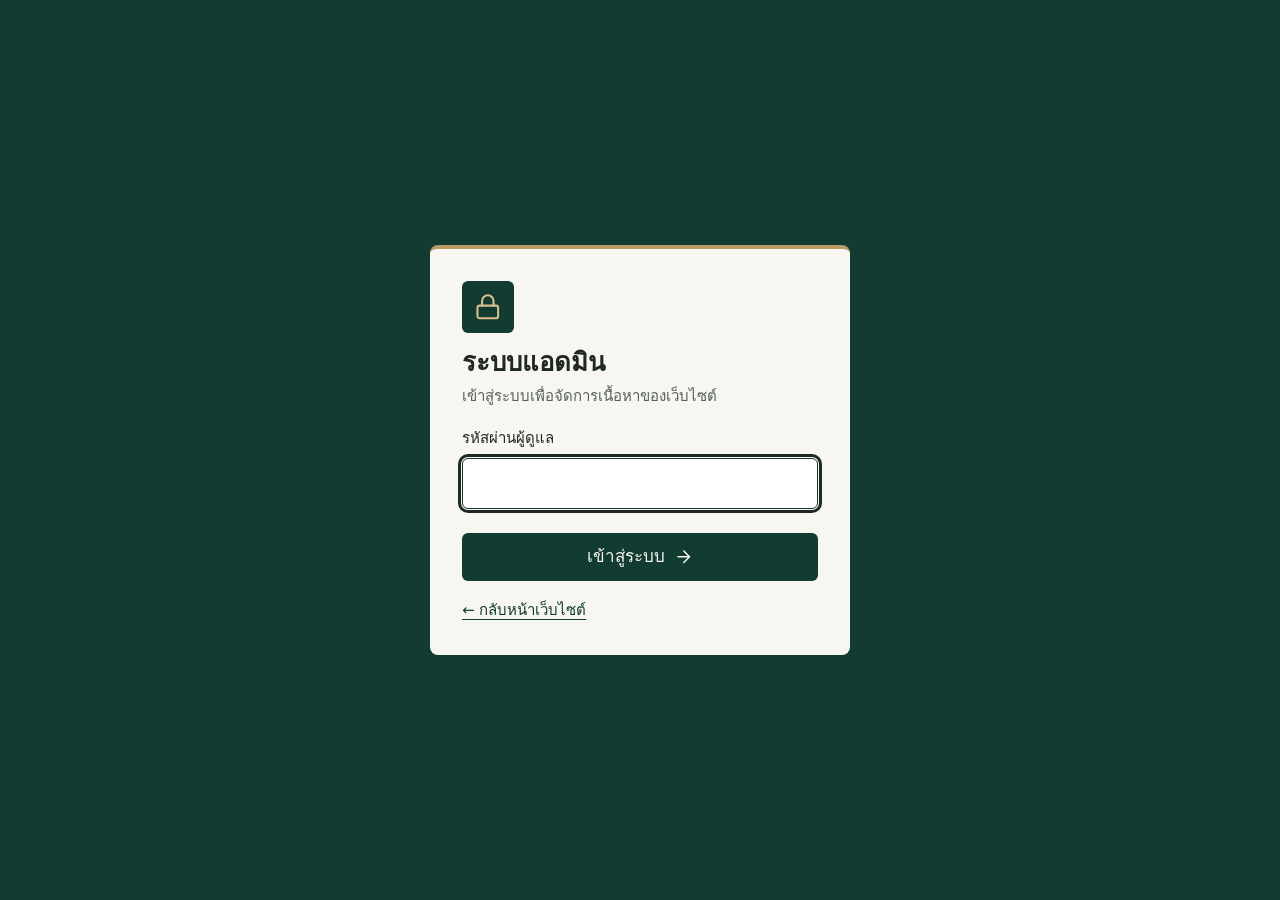
<file: admin.html>
<!doctype html>
<html lang="th">
<head>
  <meta charset="utf-8">
  <meta http-equiv="Content-Security-Policy" content="default-src 'self'; script-src 'self' https://cdnjs.cloudflare.com; style-src 'self' 'unsafe-inline' https://fonts.googleapis.com https://cdnjs.cloudflare.com; font-src https://fonts.gstatic.com; img-src 'self' data: blob: https:; connect-src 'self' https://script.google.com https://script.googleusercontent.com; frame-src https://www.google.com; object-src 'none'; base-uri 'self'; form-action 'self'">
  <meta name="viewport" content="width=device-width, initial-scale=1">
  <meta name="robots" content="noindex, nofollow">
  <title>ระบบแอดมิน</title>
  <link rel="icon" href="data:image/svg+xml,%3Csvg xmlns='http://www.w3.org/2000/svg' viewBox='0 0 100 100'%3E%3Crect width='100' height='100' rx='28' fill='%23123B32'/%3E%3Ctext x='50' y='70' font-size='58' text-anchor='middle'%3E%F0%9F%8C%B1%3C/text%3E%3C/svg%3E">
  <link rel="preconnect" href="https://fonts.googleapis.com">
  <link rel="preconnect" href="https://fonts.gstatic.com" crossorigin>
  <link href="https://fonts.googleapis.com/css2?family=Prompt:wght@400;500;600;700&display=swap" rel="stylesheet">
  <link rel="stylesheet" href="css/style.css?v=20261113c">
  <link rel="stylesheet" href="css/admin.css?v=20261113c">
</head>
<body class="admin">
  <div id="app"></div>
  <script src="js/config.js?v=20261113c"></script>
  <script src="js/data.js?v=20261113c"></script>
  <script src="js/common.js?v=20261113c"></script>
  <script src="js/api.js?v=20261113c"></script>
  <script src="js/qr.js?v=20261113c"></script>
  <script src="js/admin.js?v=20261113c"></script>
</body>
</html>
</file>
<file: css/style.css>
/* ============================================================
   Commu — Civic design system (Phase 1)
   แนวคิด: บรรณาธิการ/สไตล์สวิส ตัวอักษรเป็นพระเอก เส้นบางแทนเงา
   สีหลัก: Deep Forest · Warm Ivory · Charcoal · Muted Sage · Brass (เน้นเล็กน้อย)
   ค่า contrast ที่วัดแล้ว (WCAG): char/ivory 13.9 · ivory/forest 11.4 · sage/forest 5.8
   · char/brass 5.6 · muted/ivory 5.9 · brass-ink/ivory 5.4 · เส้นขอบช่องกรอก/ivory 3.5
   ============================================================ */
:root {
  /* สี */
  --forest: #123B32;
  --forest-2: #1C4E43;
  --ivory: #F7F6F0;
  --ivory-2: #EFEDE3;
  --surface: #FFFFFF;
  --char: #202824;
  --sage: #A8B6A7;
  --brass: #B89A63;
  --brass-light: #D9C08A;   /* ข้อความเน้นบนพื้นเขียวเข้ม */
  --brass-ink: #7A6128;     /* ข้อความเน้นบนพื้นสว่าง */
  --muted: #55625A;
  --on-dark-2: #C9CFC6;     /* ข้อความรองบนพื้นเข้ม */
  --line: #D9D8CC;          /* เส้นแบ่งเนื้อหา */
  --line-strong: #7B857E;   /* ขอบช่องกรอก/ปุ่ม (contrast ≥ 3:1) */
  --danger: #A33A32;
  --focus: #202824;
  /* สถานะ */
  --st-new-bg: #E6EEF5; --st-new: #1F4E79;
  --st-doing-bg: #F6ECD2; --st-doing: #7A5200;
  --st-done-bg: #E1EFE5; --st-done: #1F5F3A;
  /* ตัวอักษร (ฟอนต์ไทย line-height ไม่ต่ำกว่า 1.3) */
  --font: 'Prompt', 'IBM Plex Sans Thai', 'Noto Sans Thai', system-ui, -apple-system, sans-serif;
  --fs-body: 1.0625rem;     /* 17px */
  --fs-sm: .9375rem;        /* 15px */
  --fs-xs: .875rem;         /* 14px = ขนาดต่ำสุดที่ใช้ */
  --fs-h3: 1.25rem;
  --fs-h2: clamp(1.6rem, 3vw, 2.2rem);
  --fs-h1: clamp(2.3rem, 5.2vw, 4rem);
  /* ระยะห่าง 4/8 */
  --s1: .25rem; --s2: .5rem; --s3: .75rem; --s4: 1rem; --s5: 1.5rem; --s6: 2rem; --s7: 3rem; --s8: 4.5rem;
  /* รูปทรง */
  --r: 8px; --r-sm: 6px; --r-xs: 4px;
  --ease: cubic-bezier(.2, .7, .2, 1);
  --nav-h: 72px;
  /* ชื่อเดิมที่ยังใช้ในโค้ดบางจุด (ชี้ไปสีใหม่) */
  --ink: var(--char); --ink2: var(--forest); --paper: var(--ivory); --card: var(--surface);
  --text: var(--char); --teal: var(--forest); --mint: var(--sage); --amber: var(--brass);
}

* { box-sizing: border-box; margin: 0; padding: 0; }
html { scroll-behavior: smooth; -webkit-text-size-adjust: 100%; }
body { font-family: var(--font); background: var(--ivory); color: var(--char); line-height: 1.75; font-size: var(--fs-body); -webkit-font-smoothing: antialiased; overflow-x: hidden; }
body.menu-open { overflow: hidden; }
h1, h2, h3, h4 { line-height: 1.35; font-weight: 600; }
img { max-width: 100%; display: block; }
a { color: inherit; text-decoration: none; }
button, input, select, textarea { font: inherit; color: inherit; }
button { cursor: pointer; background: none; border: 0; }
:focus-visible { outline: 3px solid var(--focus); outline-offset: 2px; border-radius: var(--r-xs); }
.hero :focus-visible, .page-hero :focus-visible, .footer :focus-visible, .side :focus-visible, .login :focus-visible, .lb :focus-visible, .toast :focus-visible { outline-color: var(--ivory); }
.container { width: min(1200px, 100% - 48px); margin-inline: auto; }
.ic { width: 1.15em; height: 1.15em; flex: none; vertical-align: -.2em; }
.sr { position: absolute; width: 1px; height: 1px; overflow: hidden; clip: rect(0 0 0 0); }
.muted { color: var(--muted); }
.skip { position: absolute; left: 12px; top: -60px; z-index: 100; background: var(--forest); color: var(--ivory); padding: .6rem 1rem; border-radius: var(--r-sm); }
.skip:focus { top: 12px; }

/* ---------- ปุ่ม ---------- */
.btn {
  display: inline-flex; align-items: center; justify-content: center; gap: .55rem; min-height: 48px;
  padding: .65rem 1.4rem; border-radius: var(--r-sm); border: 1.5px solid transparent; font-weight: 500; line-height: 1.4;
  transition: background-color .2s, border-color .2s, color .2s;
}
.btn[disabled] { opacity: .55; pointer-events: none; }
.btn-dark, .btn-primary { background: var(--forest); color: var(--ivory); }
.btn-dark:hover, .btn-primary:hover { background: var(--forest-2); }
.btn-accent { background: var(--brass); color: var(--char); }
.btn-accent:hover { background: var(--brass-light); }
.btn-outline { background: var(--surface); border-color: var(--line-strong); color: var(--char); }
.btn-outline:hover { border-color: var(--forest); background: var(--ivory-2); }
.btn-ghost { background: transparent; border-color: rgba(247, 246, 240, .55); color: var(--ivory); }
.btn-ghost:hover { background: rgba(247, 246, 240, .12); border-color: var(--ivory); }
.btn-sm { min-height: 44px; padding: .45rem 1rem; font-size: var(--fs-sm); }
.btn .ic { transition: transform .2s var(--ease); }
.btn:hover .ic:last-child:not(:first-child) { transform: translateX(3px); }
.spin { width: 1.1em; height: 1.1em; border: 2px solid currentColor; border-right-color: transparent; border-radius: 50%; animation: rot .7s linear infinite; }
@keyframes rot { to { transform: rotate(360deg); } }
.link { color: var(--forest); font-weight: 500; text-decoration: underline; text-decoration-color: var(--brass); text-underline-offset: 4px; text-decoration-thickness: 2px; }

/* ---------- แถบเมนูบน ---------- */
.nav { position: sticky; top: 0; z-index: 70; background: var(--ivory); border-bottom: 1px solid var(--line); }
.nav-in { display: flex; align-items: center; justify-content: space-between; gap: var(--s4); height: var(--nav-h); }
.brand { display: flex; align-items: center; min-height: 44px; gap: .7rem; font-weight: 600; font-size: 1.1rem; min-width: 0; }
.brand b { white-space: nowrap; overflow: hidden; text-overflow: ellipsis; max-width: 34vw; }
.brand-mark { width: 38px; height: 38px; border-radius: var(--r-sm); display: grid; place-items: center; flex: none; background: var(--forest); color: var(--brass-light); }
.nav-links { display: flex; gap: .1rem; height: 100%; }
.nav-links a { position: relative; display: flex; align-items: center; padding: 0 .85rem; font-size: var(--fs-sm); color: var(--char); transition: color .2s; }
.nav-links a::after { content: ''; position: absolute; left: .85rem; right: .85rem; bottom: -1px; height: 3px; background: var(--forest); transform: scaleX(0); transition: transform .25s var(--ease); }
.nav-links a:hover::after, .nav-links a.active::after { transform: scaleX(1); }
.nav-links a.active { font-weight: 600; color: var(--forest); }
.nav-right { display: flex; align-items: center; gap: .5rem; }
.burger { display: none; width: 48px; height: 48px; border-radius: var(--r-sm); border: 1.5px solid var(--line-strong); position: relative; }
.burger i { position: absolute; left: 13px; right: 13px; height: 2px; background: var(--char); transition: transform .25s var(--ease), opacity .2s, top .25s var(--ease); }
.burger i:nth-child(1) { top: 16px; } .burger i:nth-child(2) { top: 22px; } .burger i:nth-child(3) { top: 28px; }
body.menu-open .burger i:nth-child(1) { top: 22px; transform: rotate(45deg); }
body.menu-open .burger i:nth-child(2) { opacity: 0; }
body.menu-open .burger i:nth-child(3) { top: 22px; transform: rotate(-45deg); }
.mmenu { position: fixed; inset: var(--nav-h) 0 0 0; z-index: 60; overflow-y: auto; padding: var(--s4) 24px 120px; background: var(--ivory); opacity: 0; visibility: hidden; transition: opacity .2s, visibility .2s; }
body.menu-open .mmenu { opacity: 1; visibility: visible; }
.mmenu a { display: flex; align-items: center; gap: .9rem; min-height: 56px; padding: .4rem 0; font-size: 1.2rem; font-weight: 500; border-bottom: 1px solid var(--line); }
.mmenu a .ic { color: var(--brass-ink); }
.mmenu a.active { color: var(--forest); font-weight: 600; }

/* แถบทางลัดล่างบนมือถือ: ปุ่มแจ้งปัญหาเข้าถึงได้ทุกหน้า */
.dock { display: none; position: fixed; inset: auto 0 0 0; z-index: 65; gap: .6rem; padding: .6rem 16px calc(.6rem + env(safe-area-inset-bottom)); background: var(--ivory); border-top: 1px solid var(--line-strong); }
.dock .btn { flex: 1; }
body.menu-open .dock, body.no-dock .dock { display: none !important; }

/* ---------- ฮีโร่หน้าแรก ---------- */
.hero { position: relative; overflow: hidden; isolation: isolate; color: var(--ivory); background: var(--forest); padding: var(--s8) 0; border-bottom: 4px solid var(--brass); }
.hero-photo { position: absolute; inset: 0; z-index: -1; background-size: cover; background-position: center; }
.hero-photo::after { content: ''; position: absolute; inset: 0; background: rgba(18, 59, 50, .84); }
.hero-grid { display: grid; grid-template-columns: 7fr 5fr; gap: var(--s7); align-items: center; }
.eyebrow { display: inline-flex; align-items: center; gap: .7rem; font-size: var(--fs-sm); font-weight: 500; color: var(--brass-ink); }
.eyebrow::before { content: ''; width: 28px; height: 2px; background: currentColor; }
.hero .eyebrow, .page-hero .eyebrow { color: var(--brass-light); }
.hero h1 { font-size: var(--fs-h1); line-height: 1.25; font-weight: 600; margin: var(--s4) 0 var(--s4); letter-spacing: -.01em; }
.hero h1 .line { display: block; }
.hero h1 .line:nth-child(2) { color: var(--brass-light); }
.hero-sub { font-size: 1.15rem; max-width: 34em; color: var(--on-dark-2); }
.hero-cta { display: flex; flex-wrap: wrap; gap: .8rem; margin-top: var(--s5); }
.hero-note { display: flex; align-items: flex-start; gap: .6rem; margin-top: var(--s5); max-width: 34em; font-size: var(--fs-sm); color: var(--on-dark-2); }
.hero-note .ic { color: var(--brass-light); margin-top: .2rem; }

/* บริการที่ใช้บ่อย (อยู่ในฮีโร่ เข้าถึงได้ทันที) */
.qs-panel { background: var(--ivory); color: var(--char); border-radius: var(--r); overflow: hidden; }
.qs-head { padding: 1rem 1.4rem; font-size: var(--fs-sm); font-weight: 600; border-bottom: 1px solid var(--line); }
.qs { display: grid; grid-template-columns: 2.2rem 1fr 1.4rem; gap: .9rem; align-items: center; min-height: 80px; padding: 1rem 1.4rem; border-bottom: 1px solid var(--line); border-left: 4px solid transparent; transition: background-color .2s, border-color .2s; }
.qs:last-child { border-bottom: 0; }
.qs:hover { background: var(--ivory-2); border-left-color: var(--forest); }
.qs.main { border-left-color: var(--brass); background: var(--surface); }
.qs.main:hover { border-left-color: var(--forest); background: var(--ivory-2); }
.qs-n { font-size: var(--fs-sm); font-weight: 600; color: var(--brass-ink); font-variant-numeric: tabular-nums; }
.qs b { display: block; font-size: 1.1rem; font-weight: 600; line-height: 1.4; }
.qs small { display: block; color: var(--muted); font-size: var(--fs-sm); line-height: 1.5; }
.qs .ic { color: var(--forest); transition: transform .2s var(--ease); }
.qs:hover .ic { transform: translateX(3px); }

/* ---------- หัวหน้าย่อย ---------- */
.page-hero { color: var(--ivory); background: var(--forest); padding: var(--s7) 0 var(--s6); border-bottom: 4px solid var(--brass); }
.page-hero h1 { font-size: clamp(1.9rem, 4.2vw, 3rem); line-height: 1.3; margin: var(--s3) 0 var(--s2); }
.page-hero p { color: var(--on-dark-2); max-width: 38em; }
.back-link { display: inline-flex; align-items: center; gap: .5rem; min-height: 44px; color: var(--brass-light); font-size: var(--fs-sm); }
.back-link .ic { transition: transform .2s var(--ease); }
.back-link:hover .ic { transform: translateX(-3px); }

/* ---------- เนื้อหา ---------- */
main { min-height: 60vh; }
#view { transition: opacity .15s; }
#view.leaving { opacity: 0; }
#view.entering { animation: vin .35s var(--ease); }
@keyframes vin { from { opacity: 0; transform: translateY(8px); } }
.section { padding: var(--s8) 0 0; }
.section:last-of-type { padding-bottom: var(--s8); }
.sec-head { display: flex; justify-content: space-between; align-items: flex-end; gap: var(--s4); flex-wrap: wrap; margin-bottom: var(--s6); padding-top: var(--s4); border-top: 2px solid var(--char); }
.sec-head h2 { font-size: var(--fs-h2); margin-top: .2rem; }
.sec-head p { color: var(--muted); max-width: 34em; }
.reveal { opacity: 0; transform: translateY(10px); transition: opacity .5s var(--ease), transform .5s var(--ease); transition-delay: var(--rd, 0s); }
.reveal.in { opacity: 1; transform: none; }
.grid { display: grid; gap: var(--s5); }
.g2 { grid-template-columns: repeat(2, 1fr); } .g3 { grid-template-columns: repeat(3, 1fr); } .g4 { grid-template-columns: repeat(4, 1fr); }

/* ตัวเลขชุมชน (แสดงเฉพาะค่าที่มีจริง) */
.figures { display: grid; grid-template-columns: repeat(auto-fit, minmax(200px, 1fr)); gap: 0; border-top: 1px solid var(--line); }
.fig { padding: var(--s5) var(--s5) var(--s5) 0; border-bottom: 1px solid var(--line); }
.fig b { display: block; font-size: clamp(2.2rem, 4.4vw, 3.3rem); line-height: 1.2; font-weight: 600; color: var(--forest); font-variant-numeric: tabular-nums; }
.fig span { color: var(--muted); font-size: var(--fs-sm); }

/* การ์ดข่าว/โครงการ: ข้อความนำ ภาพใช้เฉพาะภาพจริง */
.card { display: flex; flex-direction: column; background: var(--surface); border: 1px solid var(--line); border-radius: var(--r); overflow: hidden; transition: border-color .2s; }
.card:hover { border-color: var(--forest); }
.card:hover h3 { text-decoration: underline; text-decoration-color: var(--brass); text-decoration-thickness: 2px; text-underline-offset: 4px; }
.thumb { position: relative; aspect-ratio: 16 / 10; overflow: hidden; background: var(--ivory-2); }
.thumb img { width: 100%; height: 100%; object-fit: cover; }
.ph { position: absolute; inset: 0; display: grid; place-items: center; color: var(--muted); font-size: 2.2rem; background: var(--ivory-2); }
.tone1 { background: #E7E9DD; } .tone2 { background: #E1E7E0; } .tone3 { background: #EBE5D3; }
.card-b { display: flex; flex-direction: column; gap: .55rem; padding: var(--s5); flex: 1; }
.meta { display: flex; flex-wrap: wrap; align-items: center; gap: .4rem .9rem; font-size: var(--fs-xs); color: var(--muted); }
.meta .ic { margin-right: .25rem; }
.tag { display: inline-block; padding: .05rem .65rem; border: 1px solid var(--line-strong); border-radius: var(--r-xs); font-size: var(--fs-xs); font-weight: 500; color: var(--char); background: var(--ivory); }
.card h3 { font-size: var(--fs-h3); line-height: 1.45; display: -webkit-box; -webkit-line-clamp: 2; -webkit-box-orient: vertical; overflow: hidden; }
.card p.sum { color: var(--muted); font-size: var(--fs-sm); line-height: 1.7; display: -webkit-box; -webkit-line-clamp: 3; -webkit-box-orient: vertical; overflow: hidden; }
.card .facts { display: flex; flex-wrap: wrap; gap: .3rem 1rem; font-size: var(--fs-xs); color: var(--muted); }
.badge { display: inline-flex; align-items: center; gap: .45rem; padding: .05rem .7rem; border-radius: var(--r-xs); font-size: var(--fs-xs); font-weight: 600; }
.badge::before { content: ''; width: 8px; height: 8px; border-radius: 50%; background: currentColor; }
.s-new { background: var(--st-new-bg); color: var(--st-new); }
.s-doing { background: var(--st-doing-bg); color: var(--st-doing); }
.s-done { background: var(--st-done-bg); color: var(--st-done); }
.bar { height: 8px; border-radius: 2px; background: #E4E2D6; overflow: hidden; }
.bar i { display: block; height: 100%; width: 0; background: var(--forest); transition: width .8s .1s var(--ease); }
.in .bar i, .bar.in i { width: calc(var(--p) * 1%); }
.pr-row { display: flex; justify-content: space-between; font-size: var(--fs-xs); color: var(--muted); margin-bottom: .35rem; }
.pr-row b { color: var(--char); }

/* ตัวกรอง */
.filters { display: flex; flex-wrap: wrap; gap: .5rem; margin-bottom: var(--s5); }
.chip { min-height: 44px; padding: .4rem 1.1rem; border-radius: var(--r-sm); border: 1.5px solid var(--line-strong); background: var(--surface); font-size: var(--fs-sm); transition: background-color .2s, border-color .2s, color .2s; }
.chip:hover { border-color: var(--forest); background: var(--ivory-2); }
.chip.on { background: var(--forest); border-color: var(--forest); color: var(--ivory); }
.empty { text-align: center; padding: var(--s7) var(--s4); color: var(--muted); border: 1.5px dashed var(--line-strong); border-radius: var(--r); background: var(--surface); }
.empty .ic { font-size: 2rem; color: var(--brass-ink); margin-bottom: .5rem; }

/* แถบเลขติดตาม */
.cta { display: grid; grid-template-columns: 1.1fr 1fr; gap: var(--s6); align-items: center; padding: clamp(1.5rem, 4vw, 2.5rem); background: var(--ivory-2); border: 1px solid var(--line); border-left: 4px solid var(--brass); border-radius: var(--r); }
.cta h2 { font-size: clamp(1.4rem, 2.8vw, 1.9rem); line-height: 1.4; }
.cta p { color: var(--muted); margin-top: .4rem; }
.trk { display: flex; gap: .6rem; }
.trk input { flex: 1; min-width: 0; min-height: 48px; padding: .5rem 1rem; border: 1.5px solid var(--line-strong); border-radius: var(--r-sm); background: var(--surface); text-transform: uppercase; letter-spacing: .06em; }
.trk input::placeholder { color: var(--muted); text-transform: none; letter-spacing: 0; }
.trk input:focus { border-color: var(--forest); outline: 3px solid var(--focus); outline-offset: 1px; }

/* เกี่ยวกับ */
.about { display: grid; grid-template-columns: 7fr 5fr; gap: var(--s7); align-items: start; }
.about.solo { grid-template-columns: 1fr; }
.about h2 { font-size: var(--fs-h2); margin: .3rem 0 var(--s3); }
.about-text p { color: var(--muted); margin-top: .8rem; max-width: 40em; }
.about-text .btn { margin-top: var(--s5); }

/* หน้ารายละเอียด */
.article { max-width: 780px; margin: var(--s6) auto 0; }
.art-img { border-radius: var(--r); overflow: hidden; aspect-ratio: 16 / 9; background: var(--ivory-2); }
.art-img img { width: 100%; height: 100%; object-fit: cover; }
.art-body { background: var(--surface); border: 1px solid var(--line); border-radius: var(--r); padding: clamp(1.3rem, 4vw, 2.4rem); margin-top: var(--s4); }
.art-body p { margin-bottom: 1rem; }
.art-body p:last-child { margin-bottom: 0; }
.kv { display: grid; grid-template-columns: repeat(auto-fit, minmax(190px, 1fr)); gap: 0; margin: var(--s5) 0; border-top: 1px solid var(--line); }
.kv div { padding: var(--s3) var(--s4) var(--s3) 0; border-bottom: 1px solid var(--line); }
.kv small { display: block; color: var(--muted); font-size: var(--fs-xs); }
.kv b { font-weight: 600; }

/* ฟอร์ม */
.form-wrap { max-width: 820px; margin: var(--s6) auto 0; }
.panel { background: var(--surface); border: 1px solid var(--line); border-radius: var(--r); padding: clamp(1.3rem, 4vw, 2.4rem); }
.fgrid { display: grid; grid-template-columns: 1fr 1fr; gap: var(--s4) var(--s5); }
.field { display: flex; flex-direction: column; gap: .4rem; }
.field.full { grid-column: 1 / -1; }
.field label { font-weight: 500; font-size: var(--fs-sm); }
.field label em { color: var(--danger); font-style: normal; }
.field small { color: var(--muted); font-size: var(--fs-xs); }
.field .err { color: var(--danger); font-size: var(--fs-xs); font-weight: 500; display: flex; gap: .4rem; align-items: center; }
.input, .field input[type=text], .field input[type=tel], .field input[type=url], .field input[type=number], .field input[type=date], .field input[type=password], .field input[type=email], .field select, .field textarea {
  width: 100%; min-height: 48px; padding: .6rem .9rem; border-radius: var(--r-sm); border: 1.5px solid var(--line-strong); background: var(--surface); transition: border-color .2s;
}
.field textarea { min-height: 140px; resize: vertical; }
.field input:focus, .field select:focus, .field textarea:focus { border-color: var(--forest); outline: 3px solid var(--focus); outline-offset: 1px; }
.field.bad input, .field.bad select, .field.bad textarea { border-color: var(--danger); border-width: 2px; }
.hp { position: absolute; left: -9999px; width: 1px; height: 1px; overflow: hidden; }
.upload { display: flex; align-items: center; gap: var(--s4); flex-wrap: wrap; }
.upload-prev { position: relative; width: 96px; height: 96px; border-radius: var(--r-sm); overflow: hidden; border: 1px solid var(--line); }
.upload-prev img { width: 100%; height: 100%; object-fit: cover; }
.upload-prev button { position: absolute; top: 4px; right: 4px; width: 32px; height: 32px; border-radius: var(--r-xs); background: var(--char); color: var(--ivory); display: grid; place-items: center; }
.consent { display: flex; gap: .8rem; align-items: flex-start; padding: var(--s4); border-radius: var(--r-sm); background: var(--ivory-2); border: 1px solid var(--line); font-size: var(--fs-sm); }
.consent input { width: 24px; height: 24px; margin-top: .15rem; accent-color: var(--forest); flex: none; }
.loc-ok { color: var(--st-done); font-size: var(--fs-sm); font-weight: 500; display: inline-flex; align-items: center; gap: .35rem; }
.done-card { text-align: center; padding: var(--s4) .5rem; }
.check-anim { width: 80px; height: 80px; margin: 0 auto var(--s4); }
.check-anim circle { fill: none; stroke: var(--forest); stroke-width: 4; stroke-dasharray: 1; stroke-dashoffset: 1; animation: draw .6s var(--ease) forwards; }
.check-anim path { fill: none; stroke: var(--forest); stroke-width: 5; stroke-linecap: round; stroke-linejoin: round; stroke-dasharray: 1; stroke-dashoffset: 1; animation: draw .4s .5s var(--ease) forwards; }
@keyframes draw { to { stroke-dashoffset: 0; } }
.code-box { display: inline-flex; align-items: center; gap: .8rem; margin: var(--s4) 0; padding: .7rem 1.2rem; border-radius: var(--r-sm); background: var(--forest); color: var(--ivory); font-size: 1.6rem; font-weight: 600; letter-spacing: .08em; }
.code-box button { color: var(--ivory); min-width: 44px; min-height: 44px; font-size: 1.1rem; }

/* ติดตามสถานะ (ลำดับขั้น) */
.note { padding: var(--s4); border-radius: var(--r-sm); background: var(--ivory-2); border-left: 4px solid var(--brass); margin-top: var(--s4); }
.note small { display: block; color: var(--brass-ink); font-weight: 600; }
.recent { display: flex; flex-wrap: wrap; gap: .5rem; margin-top: .6rem; }
.code { font-weight: 600; letter-spacing: .06em; color: var(--forest); }

/* ติดต่อ */
.contact-grid { display: grid; grid-template-columns: repeat(auto-fit, minmax(260px, 1fr)); gap: var(--s4); }
.cinfo { display: flex; gap: var(--s4); align-items: flex-start; padding: var(--s5); background: var(--surface); border: 1px solid var(--line); border-radius: var(--r); transition: border-color .2s; }
a.cinfo:hover { border-color: var(--forest); }
.svc-ic { flex: none; width: 44px; height: 44px; border-radius: var(--r-sm); display: grid; place-items: center; font-size: 1.3rem; background: var(--ivory-2); color: var(--forest); }
.cinfo small { color: var(--muted); display: block; font-size: var(--fs-xs); }
.cinfo b { font-weight: 500; word-break: break-word; }
.map { margin-top: var(--s5); border-radius: var(--r); overflow: hidden; border: 1px solid var(--line); }
.map iframe { width: 100%; height: 380px; border: 0; display: block; }

/* โครงระหว่างโหลด */
.sk { background: #E4E2D6; border-radius: var(--r); animation: pulse 1.4s ease-in-out infinite; }
@keyframes pulse { 50% { opacity: .55; } }

/* ท้ายเว็บ */
.footer { background: var(--char); color: var(--on-dark-2); padding: var(--s7) 0 var(--s5); }
.f-grid { display: grid; grid-template-columns: 1.4fr 1fr 1fr; gap: var(--s6); }
.footer h4 { color: var(--ivory); margin-bottom: .6rem; font-size: 1rem; }
.footer a { display: block; padding: .4rem 0; min-height: 44px; color: var(--ivory); transition: color .2s; }
.footer a:hover { color: var(--brass-light); text-decoration: underline; text-underline-offset: 4px; }
.footer .brand { color: var(--ivory); margin-bottom: .8rem; }
.footer .brand-mark { background: var(--brass); color: var(--char); }
.footer p { font-size: var(--fs-sm); }
.f-bottom { margin-top: var(--s6); padding-top: var(--s4); border-top: 1px solid rgba(247, 246, 240, .18); display: flex; justify-content: space-between; flex-wrap: wrap; gap: .6rem; font-size: var(--fs-xs); color: #B7C0B5; }
.f-bottom a { display: inline-block; padding: .4rem 0; min-height: 44px; color: #B7C0B5; }
.social { display: flex; gap: .6rem; margin-top: .8rem; }
.social a { width: 44px; height: 44px; border-radius: var(--r-sm); display: grid; place-items: center; border: 1px solid rgba(247, 246, 240, .35); padding: 0; min-height: 0; }
.social a:hover { background: var(--brass); color: var(--char); border-color: var(--brass); text-decoration: none; }

/* แจ้งเตือน */
#toasts { position: fixed; z-index: 200; right: 18px; bottom: 18px; display: flex; flex-direction: column; gap: .6rem; align-items: flex-end; }
.toast { display: flex; align-items: center; gap: .7rem; max-width: min(400px, calc(100vw - 36px)); padding: .85rem 1.2rem; border-radius: var(--r-sm); border-left: 4px solid var(--brass); background: var(--char); color: var(--ivory); transform: translateY(12px); opacity: 0; transition: transform .3s var(--ease), opacity .25s; }
.toast.show { transform: none; opacity: 1; }
.toast .ic { color: var(--brass-light); font-size: 1.3rem; }
.toast.err { background: #6E2620; border-left-color: #F0B4AC; } .toast.err .ic { color: #F0B4AC; }

/* ค้นหา + แชร์ */
.tools { display: flex; flex-wrap: wrap; gap: var(--s4); align-items: flex-start; justify-content: space-between; margin-bottom: var(--s5); }
.tools .filters { margin: 0; flex: 1 1 320px; }
.search { position: relative; flex: 0 1 300px; min-width: 220px; width: 100%; max-width: 380px; }
.search .ic { position: absolute; left: 14px; top: 50%; transform: translateY(-50%); color: var(--muted); }
.search input { width: 100%; min-height: 48px; padding: .5rem 1rem .5rem 2.7rem; border-radius: var(--r-sm); border: 1.5px solid var(--line-strong); background: var(--surface); }
.search input:focus { border-color: var(--forest); outline: 3px solid var(--focus); outline-offset: 1px; }
.share { display: flex; flex-wrap: wrap; align-items: center; gap: .6rem; margin-top: var(--s5); padding-top: var(--s4); border-top: 1px solid var(--line); }
.share span { color: var(--muted); font-size: var(--fs-sm); margin-right: .3rem; }

/* แกลเลอรี่ + ดูภาพขยาย (แสดงเฉพาะภาพจริง) */
.gallery { display: grid; grid-template-columns: repeat(auto-fill, minmax(260px, 1fr)); gap: var(--s4); }
.gl { position: relative; aspect-ratio: 4 / 3; border-radius: var(--r); overflow: hidden; background: var(--ivory-2); text-align: left; }
.gl img { width: 100%; height: 100%; object-fit: cover; transition: transform .5s var(--ease); }
.gl:hover img { transform: scale(1.03); }
.gl-cap { position: absolute; inset: auto 0 0 0; padding: .7rem 1rem; color: var(--ivory); display: flex; flex-direction: column; background: rgba(32, 40, 36, .88); }
.gl-cap small { color: var(--brass-light); font-size: var(--fs-xs); }
.lb { position: fixed; inset: 0; z-index: 150; display: grid; place-items: center; padding: 64px 16px; background: rgba(24, 30, 27, .97); opacity: 0; transition: opacity .2s; }
.lb.in { opacity: 1; } .lb.out { opacity: 0; }
.lb-fig { max-width: min(1000px, 100%); max-height: 100%; display: flex; flex-direction: column; align-items: center; gap: .9rem; color: var(--ivory); text-align: center; }
.lb-fig.swap { animation: vin .3s var(--ease); }
.lb-fig img { max-width: 100%; max-height: calc(100vh - 220px); border-radius: var(--r-sm); object-fit: contain; }
.lb-ph { position: relative; inset: auto; width: min(640px, 86vw); aspect-ratio: 4 / 3; border-radius: var(--r-sm); overflow: hidden; }
.lb-fig figcaption { display: flex; flex-direction: column; gap: .2rem; max-width: 640px; }
.lb-fig figcaption span, .lb-fig figcaption small { color: var(--on-dark-2); font-size: var(--fs-sm); }
.lb-fig figcaption p { color: var(--ivory); margin-top: .3rem; }
.lb-x, .lb-n { position: absolute; width: 48px; height: 48px; border-radius: var(--r-sm); display: grid; place-items: center; background: rgba(247, 246, 240, .14); color: var(--ivory); font-size: 1.2rem; transition: background-color .2s; }
.lb-x:hover, .lb-n:hover { background: var(--brass); color: var(--char); }
.lb-x { top: 12px; right: 12px; } .lb-prev { left: 12px; top: 50%; margin-top: -24px; } .lb-next { right: 12px; top: 50%; margin-top: -24px; }

/* หน้าเกี่ยวกับชุมชน */
.ab-story { display: grid; gap: var(--s6); }
.ab-story.has-img { grid-template-columns: 1.2fr 1fr; align-items: start; }
.ab-story p { color: var(--muted); margin-bottom: 1rem; max-width: 42em; }
.ab-img { width: 100%; border-radius: var(--r); aspect-ratio: 4 / 3; object-fit: cover; }
.ab-vm { display: grid; grid-template-columns: repeat(auto-fit, minmax(280px, 1fr)); gap: var(--s5); margin-top: var(--s6); }
.ab-card { padding: var(--s5); border-radius: var(--r); background: var(--surface); border: 1px solid var(--line); border-top: 4px solid var(--forest); }
.ab-card > svg { width: 28px; height: 28px; color: var(--brass-ink); margin-bottom: .5rem; }
.ab-card h3 { margin-bottom: .4rem; }
.ab-card ul { padding-left: 1.2rem; }
.ab-card li { margin: .3rem 0; }
.ab-h { margin: var(--s7) 0 var(--s4); padding-top: var(--s4); border-top: 2px solid var(--char); font-size: var(--fs-h2); }
.team { display: grid; grid-template-columns: repeat(auto-fill, minmax(210px, 1fr)); gap: var(--s4); }
.team-card { display: flex; flex-direction: column; gap: .15rem; padding: var(--s5); border-radius: var(--r); background: var(--surface); border: 1px solid var(--line); }
.team-card .avatar { width: 56px; height: 56px; border-radius: var(--r-sm); display: grid; place-items: center; font-size: 1.5rem; font-weight: 600; color: var(--ivory); background: var(--forest); margin-bottom: .6rem; }
.team-card small { color: var(--muted); font-size: var(--fs-sm); }

/* ---------- มือถือ/แท็บเล็ต ---------- */
@media (max-width: 960px) {
  .nav-links, .nav-cta { display: none; }
  .burger { display: block; }
  .hero-grid, .about, .cta, .f-grid { grid-template-columns: 1fr; }
  .hero { padding: var(--s7) 0; }
  .g4, .g3 { grid-template-columns: repeat(2, 1fr); }
  .dock { display: flex; }
  body { padding-bottom: 76px; }
  #toasts { bottom: 88px; }
}
@media (max-width: 640px) {
  :root { --s8: 3.25rem; }
  .container { width: min(1200px, 100% - 32px); }
  .g2, .g3, .g4, .fgrid { grid-template-columns: 1fr; }
  .trk { flex-direction: column; }
  .brand b { max-width: 52vw; }
  .ab-story.has-img { grid-template-columns: 1fr; }
  .lb-prev { left: 8px; top: auto; bottom: 14px; margin: 0; } .lb-next { right: 8px; top: auto; bottom: 14px; margin: 0; }
}

/* ผู้ที่ตั้งค่าลดการเคลื่อนไหวจะไม่เห็นอนิเมชั่น */
@media (prefers-reduced-motion: reduce) {
  *, *::before, *::after { animation-duration: .001ms !important; animation-iteration-count: 1 !important; transition-duration: .001ms !important; transition-delay: 0s !important; scroll-behavior: auto !important; }
  .reveal { opacity: 1; transform: none; }
}

/* ---------- Phase 2: ฟอร์ม สถานะ และไทม์ไลน์ ---------- */
.vh { position: absolute; width: 1px; height: 1px; overflow: hidden; clip: rect(0 0 0 0); white-space: nowrap; }
#view:focus, h1[tabindex="-1"]:focus, #ok-h:focus { outline: none; }
.callout { display: flex; gap: var(--s3); align-items: flex-start; padding: var(--s4); margin-bottom: var(--s4); border-radius: var(--r-sm); background: var(--ivory-2); border: 1px solid var(--line-strong); border-left: 4px solid var(--brass); font-size: var(--fs-sm); }
.callout > .ic { flex: none; font-size: 1.3rem; color: var(--brass-ink); margin-top: .1rem; }
.callout p { margin: 0; } .callout p + p { margin-top: .25rem; }
.callout a { font-weight: 600; color: var(--forest); text-decoration: underline; text-underline-offset: 3px; }
.callout .btn { margin-top: .7rem; }
.callout.err { background: #FBEDEA; border-left-color: var(--danger); } .callout.err > .ic { color: var(--danger); }
.alert { padding: .8rem 1rem; margin-bottom: var(--s4); border-radius: var(--r-sm); background: #FBEDEA; border: 1px solid var(--danger); border-left-width: 4px; color: #7A241B; font-size: var(--fs-sm); font-weight: 500; }
.alert[hidden], .field .err[hidden] { display: none; }
.alert:focus-visible { outline: 3px solid var(--focus); outline-offset: 2px; }
.field .err .ic { flex: none; }
.hint-row { display: flex; justify-content: space-between; gap: var(--s4); }
.counter { font-variant-numeric: tabular-nums; white-space: nowrap; }
.lbl { font-weight: 500; font-size: var(--fs-sm); }
.link-btn { min-height: 44px; padding: 0 .5rem; color: var(--forest); font-size: var(--fs-sm); font-weight: 500; text-decoration: underline; text-underline-offset: 3px; }
.geo-err { color: var(--danger); font-size: var(--fs-sm); }
.privacy { margin: 0; padding: var(--s4); border-radius: var(--r-sm); background: var(--ivory); border: 1px solid var(--line-strong); font-size: var(--fs-sm); display: grid; grid-template-columns: max-content 1fr; gap: .4rem var(--s4); }
.privacy dt { font-weight: 600; color: var(--forest); } .privacy dd { margin: 0; }
.field.bad .consent { border-color: var(--danger); }
.count { min-height: 1.5em; margin: calc(var(--s2) * -1) 0 var(--s4); color: var(--muted); font-size: var(--fs-sm); }
.trk-h { font-size: 1.15rem; margin: .6rem 0 0; }
.trk-st { margin: .5rem 0 var(--s5); }
.tl { list-style: none; margin: 0; padding: 0; }
.tl-i { position: relative; display: flex; gap: var(--s4); padding-bottom: var(--s5); }
.tl-i:last-child { padding-bottom: 0; }
.tl-i::before { content: ''; position: absolute; left: 19px; top: 40px; bottom: 0; width: 2px; background: var(--line-strong); }
.tl-i:last-child::before { display: none; }
.tl-i.past::before { background: var(--forest); }
.tl-dot { flex: none; position: relative; width: 40px; height: 40px; border-radius: 50%; display: grid; place-items: center; background: var(--surface); border: 2px solid var(--line-strong); color: var(--muted); }
.tl-i.past .tl-dot { background: var(--forest); border-color: var(--forest); color: var(--ivory); }
.tl-i.now:not(.past) .tl-dot { background: var(--brass); border-color: var(--brass); color: var(--char); }
.tl-i b { display: block; padding-top: .4rem; line-height: 1.5; }
.tl-i.next b { color: var(--muted); font-weight: 500; }
.tl-i small { display: block; color: var(--muted); font-size: var(--fs-sm); }
.tl-i p { margin: .2rem 0 0; font-size: var(--fs-sm); }
.trk-acts { display: flex; flex-wrap: wrap; gap: .6rem; margin-top: var(--s5); }
.trk-up { margin-top: var(--s3); font-size: var(--fs-sm); }
.netbar { position: sticky; top: var(--nav-h); z-index: 45; display: flex; flex-wrap: wrap; align-items: center; justify-content: center; gap: .4rem var(--s4); padding: .6rem var(--s4); background: var(--char); color: var(--ivory); font-size: var(--fs-sm); text-align: center; }
.netbar[hidden] { display: none; }
.netbar button { min-height: 44px; padding: 0 .6rem; color: var(--brass-light); font-weight: 600; text-decoration: underline; text-underline-offset: 3px; }
@media (max-width: 560px) {
  .privacy { grid-template-columns: 1fr; gap: 0; }
  .privacy dd { margin-bottom: .6rem; }
  .hint-row { flex-direction: column; gap: .2rem; }
}

/* ---------- Phase 3: แผนที่โครงการ 3 มิติ ---------- */
.m3 { display: grid; grid-template-columns: minmax(0, 1.5fr) minmax(0, 1fr); gap: var(--s5); align-items: stretch; }
.m3-stage { position: relative; aspect-ratio: 16 / 11; min-height: 300px; border-radius: var(--r); background: var(--forest); overflow: hidden; }
.m3-canvas, .m3-svg { position: absolute; inset: 0; width: 100%; height: 100%; display: block; }
.m3-canvas { cursor: grab; } .m3-canvas:active { cursor: grabbing; }
.m3-load { position: absolute; inset: 0; display: grid; place-items: center; color: var(--on-dark-2); font-size: var(--fs-sm); }
.m3-svg .gr { fill: none; stroke: rgba(168, 182, 167, .22); stroke-width: .3; }
.m3-pt { cursor: pointer; }
.m3-pt circle { stroke: var(--ivory); stroke-width: .5; }
.m3-pt .halo { fill: none; stroke: var(--ivory); stroke-width: .5; stroke-dasharray: 1.4 1.4; opacity: 0; }
.m3-pt.on .halo { opacity: 1; }
.m3-side { display: flex; flex-direction: column; gap: var(--s4); min-width: 0; }
.m3-list { list-style: none; margin: 0; padding: 0; display: grid; gap: .5rem; max-height: 300px; overflow: auto; }
.m3-i { width: 100%; min-height: 56px; display: flex; flex-direction: column; align-items: flex-start; gap: .2rem; padding: .6rem .9rem; text-align: left; border-radius: var(--r-sm); border: 1.5px solid var(--line-strong); background: var(--surface); }
.m3-i:hover { border-color: var(--forest); }
.m3-i[aria-pressed="true"] { border-color: var(--forest); background: var(--ivory-2); box-shadow: inset 4px 0 0 var(--brass); }
.m3-i > span { font-size: var(--fs-sm); color: var(--muted); }
.m3-card { padding: var(--s4); border-radius: var(--r); border: 1px solid var(--line); background: var(--surface); display: grid; gap: .6rem; align-content: start; flex: 1; }
.m3-card h3 { font-size: 1.1rem; }
.m3-card p { margin: 0; }
.m3-card .btn { justify-self: start; }
.m3-foot { display: flex; flex-wrap: wrap; gap: var(--s3) var(--s5); align-items: center; justify-content: space-between; margin-top: var(--s4); }
.m3-legend { display: flex; flex-wrap: wrap; gap: .4rem var(--s4); font-size: var(--fs-sm); color: var(--muted); }
.m3-legend span { display: inline-flex; align-items: center; gap: .4rem; }
.sw { width: 14px; height: 14px; border-radius: 3px; border: 1px solid var(--line-strong); display: inline-block; }
.sw-plan { background: var(--sage); } .sw-doing { background: var(--brass); } .sw-done { background: var(--ivory); }
.m3-note { margin-top: var(--s3); font-size: var(--fs-sm); color: var(--muted); }
.m3-nostage { grid-template-columns: 1fr; } .m3-nostage .m3-stage { display: none; }
.m3-foot [hidden] { display: none; }
@media (max-width: 800px) {
  .m3 { grid-template-columns: 1fr; }
  .m3-stage { aspect-ratio: 1 / 1; min-height: 0; }
  .m3-list { max-height: none; }
}
</file>
<file: css/admin.css>
/* ระบบแอดมิน (ใช้ร่วมกับ style.css และโทเคนสีเดียวกัน) */
body.admin { background: var(--ivory-2); }
.qr-box { display: grid; grid-template-columns: 340px 1fr; gap: var(--s6); align-items: start; padding: var(--s5); }
.qr-prev { text-align: center; }
.qr-prev img { width: 100%; max-width: 320px; height: auto; aspect-ratio: 1; border-radius: var(--r); border: 1px solid var(--line); background: #fff; padding: 8px; image-rendering: pixelated; }
.qr-form { display: grid; gap: var(--s4); min-width: 0; }
.qr-acts { display: flex; flex-wrap: wrap; gap: .6rem; }
.qr-tip { font-size: var(--fs-sm); color: var(--muted); padding: .8rem 1rem; border-radius: var(--r-sm); background: var(--ivory); border: 1px dashed var(--line-strong); }
@media (max-width: 900px) { .qr-box { grid-template-columns: 1fr; gap: var(--s4); } }
#map { position: relative; z-index: 0; height: min(70vh, 620px); border-radius: var(--r); overflow: hidden; background: var(--ivory-2); }
.dot { display: inline-block; width: 10px; height: 10px; border-radius: 50%; margin-right: .45rem; }

/* หน้าเข้าสู่ระบบ */
.login { min-height: 100vh; display: grid; place-items: center; padding: 20px; background: var(--forest); }
.login-card { width: min(420px, 100%); padding: var(--s6); background: var(--ivory); color: var(--char); border-radius: var(--r); border-top: 4px solid var(--brass); }
.login-card h1 { font-size: 1.6rem; margin: .8rem 0 .2rem; }
.login-card p { color: var(--muted); font-size: var(--fs-sm); }
.login-card .field { margin-top: var(--s4); }
.login-card .btn { width: 100%; margin-top: var(--s5); }
.login-card .hint { margin-top: var(--s4); padding: .7rem .9rem; border-radius: var(--r-sm); background: var(--st-doing-bg); color: var(--st-doing); font-size: var(--fs-sm); }
.login-card a { color: var(--forest); text-decoration: underline; text-underline-offset: 4px; }
.login .brand-mark { width: 52px; height: 52px; font-size: 1.5rem; }

/* โครงหน้า */
.adm { display: grid; grid-template-columns: 250px 1fr; min-height: 100vh; }
.side { position: sticky; top: 0; height: 100vh; display: flex; flex-direction: column; padding: 1.2rem; color: var(--ivory); background: var(--forest); }
.side .brand { padding: .4rem .5rem 1.2rem; }
.side .brand-mark { background: var(--brass); color: var(--char); }
.side nav { position: relative; display: flex; flex-direction: column; gap: .2rem; }
.side nav button { display: flex; align-items: center; gap: .8rem; min-height: 48px; padding: .6rem 1rem; border-radius: var(--r-sm); color: var(--on-dark-2); text-align: left; position: relative; z-index: 1; transition: color .2s, background-color .2s; }
.side nav button:hover { color: var(--ivory); background: rgba(247, 246, 240, .08); }
.side nav button.on { color: var(--char); background: var(--ivory); font-weight: 600; }
.side nav button .sh { display: none; }
.side nav button .cnt { margin-left: auto; font-size: var(--fs-xs); padding: 0 .55rem; border-radius: 99px; background: var(--brass); color: var(--char); font-weight: 600; font-style: normal; }
.side-ind { display: none; }
.side .foot { margin-top: auto; display: grid; gap: .3rem; }
.side .foot a, .side .foot button { display: flex; align-items: center; gap: .7rem; min-height: 44px; padding: .5rem 1rem; border-radius: var(--r-sm); color: var(--on-dark-2); text-align: left; }
.side .foot a:hover, .side .foot button:hover { background: rgba(247, 246, 240, .1); color: var(--ivory); }
.main { padding: 1.6rem clamp(1rem, 3vw, 2.4rem) 4rem; min-width: 0; }
.top { display: flex; justify-content: space-between; align-items: center; gap: var(--s4); flex-wrap: wrap; margin-bottom: var(--s5); }
.top h1 { font-size: 1.7rem; line-height: 1.35; }
.top p { color: var(--muted); font-size: var(--fs-sm); }
.pane { animation: vin .3s var(--ease); }
.banner { display: flex; align-items: center; justify-content: space-between; gap: var(--s4); flex-wrap: wrap; padding: .9rem 1.2rem; border-radius: var(--r-sm); background: var(--st-doing-bg); color: var(--st-doing); margin-bottom: var(--s4); font-size: var(--fs-sm); }

/* การ์ดสถิติ */
.kpis { display: grid; grid-template-columns: repeat(auto-fit, minmax(170px, 1fr)); gap: var(--s4); }
.kpi { padding: 1.1rem 1.3rem; border-radius: var(--r); background: var(--surface); border: 1px solid var(--line); border-top: 3px solid var(--forest); }
.kpi .ic { font-size: 1.3rem; color: var(--brass-ink); }
.kpi b { display: block; font-size: 2rem; line-height: 1.3; margin-top: .2rem; font-variant-numeric: tabular-nums; }
.kpi span { color: var(--muted); font-size: var(--fs-sm); }
.box { margin-top: var(--s5); padding: var(--s5); border-radius: var(--r); background: var(--surface); border: 1px solid var(--line); }
.box h3 { font-size: 1.05rem; margin-bottom: var(--s4); }
.cols { display: grid; grid-template-columns: 1fr 1fr; gap: var(--s5); }
.hbar { display: grid; grid-template-columns: 150px 1fr 34px; gap: .7rem; align-items: center; margin: .55rem 0; font-size: var(--fs-sm); }
.hbar .bar { height: 10px; }

/* ตาราง */
.tbl { width: 100%; border-collapse: collapse; }
.tbl th { text-align: left; font-size: var(--fs-xs); font-weight: 600; color: var(--muted); padding: .6rem .8rem; border-bottom: 1px solid var(--line-strong); white-space: nowrap; }
.tbl td { padding: .8rem; border-bottom: 1px solid var(--line); vertical-align: middle; }
.tbl tbody tr:hover { background: var(--ivory); }
.tbl tr.click { cursor: pointer; }
.tbl .t-main { font-weight: 500; max-width: 340px; }
.tbl .t-sub { color: var(--muted); font-size: var(--fs-xs); max-width: 340px; overflow: hidden; text-overflow: ellipsis; white-space: nowrap; }
.acts { display: flex; gap: .4rem; justify-content: flex-end; }
.ib { width: 44px; height: 44px; border-radius: var(--r-sm); display: grid; place-items: center; border: 1.5px solid var(--line-strong); background: var(--surface); transition: background-color .2s, color .2s; }
.ib:hover { background: var(--forest); color: var(--ivory); border-color: var(--forest); }
.ib.del:hover { background: var(--danger); border-color: var(--danger); }
.toolbar { display: flex; gap: .8rem; flex-wrap: wrap; align-items: center; margin-bottom: var(--s4); }
.toolbar .filters { margin: 0; flex: 1; }
.toolbar input[type=search] { min-height: 48px; padding: .5rem 1rem; border-radius: var(--r-sm); border: 1.5px solid var(--line-strong); background: var(--surface); min-width: 200px; }
.toolbar input[type=search]:focus { border-color: var(--forest); outline: 3px solid var(--focus); outline-offset: 1px; }
.mini-thumb { width: 52px; height: 40px; border-radius: var(--r-xs); object-fit: cover; background: var(--ivory-2); }
.off { opacity: .6; }

/* หน้าต่างป๊อปอัพ */
.mask { position: fixed; inset: 0; z-index: 100; display: grid; place-items: center; padding: 16px; background: rgba(24, 30, 27, .6); animation: fin .2s; }
@keyframes fin { from { opacity: 0; } }
.modal { width: min(720px, 100%); max-height: calc(100vh - 32px); overflow: auto; border-radius: var(--r); background: var(--surface); animation: vin .3s var(--ease); }
.modal.sm { width: min(440px, 100%); }
.mask.out { opacity: 0; transition: opacity .2s; }
.m-head { position: sticky; top: 0; z-index: 2; display: flex; justify-content: space-between; align-items: center; padding: 1rem 1.5rem; background: var(--surface); border-bottom: 1px solid var(--line); }
.m-head h2 { font-size: 1.2rem; }
.m-body { padding: 1.4rem 1.5rem 1.6rem; }
.m-actions { display: flex; justify-content: flex-end; gap: .7rem; margin-top: var(--s5); flex-wrap: wrap; }
.m-actions .btn-danger { background: #F6E3E0; color: var(--danger); margin-right: auto; }
.btn-danger { min-height: 48px; padding: .65rem 1.2rem; border-radius: var(--r-sm); display: inline-flex; align-items: center; gap: .5rem; font-weight: 500; }
.chk { display: flex; align-items: center; gap: .6rem; min-height: 48px; padding: .6rem 1rem; border-radius: var(--r-sm); background: var(--ivory); border: 1px solid var(--line); cursor: pointer; }
.chk input { width: 22px; height: 22px; accent-color: var(--forest); }
.pv { margin-top: .5rem; } .pv img { max-height: 120px; border-radius: var(--r-sm); border: 1px solid var(--line); }
.form-sec { grid-column: 1 / -1; font-weight: 600; margin-top: .6rem; padding-top: .8rem; border-top: 1px solid var(--line-strong); color: var(--forest); }
.form-sec:first-child { border: 0; margin: 0; padding: 0; }

@media (max-width: 900px) {
  body.admin { padding-bottom: 0; }
  .adm { grid-template-columns: 1fr; }
  .side { position: fixed; z-index: 90; inset: auto 0 0 0; height: auto; flex-direction: row; padding: .4rem .5rem calc(.4rem + env(safe-area-inset-bottom)); border-top: 3px solid var(--brass); }
  .side .brand, .side .foot a { display: none; }
  .side nav { flex-direction: row; flex: 1; justify-content: space-around; overflow-x: auto; scrollbar-width: none; }
  .side nav button { flex-direction: column; align-items: center; justify-content: center; gap: .1rem; padding: .4rem .15rem; font-size: .75rem; line-height: 1.3; flex: 1 1 0; min-width: 52px; white-space: nowrap; }
  .side nav button .lg { display: none; } .side nav button .sh { display: inline; }
  .side nav button .cnt { position: absolute; top: 0; right: 2px; margin: 0; }
  .side .foot { margin: 0; } .side .foot button { padding: .6rem .5rem; flex: none; } .side .foot button span { display: none; }
  .main { padding-bottom: 6rem; }
  .cols { grid-template-columns: 1fr; }
  .hbar { grid-template-columns: 110px 1fr 28px; }
  .tbl thead { display: none; } .tbl, .tbl tbody, .tbl tr, .tbl td { display: block; width: 100%; }
  .tbl tr { padding: .7rem .2rem; border-bottom: 1px solid var(--line); }
  .tbl td { border: 0; padding: .2rem .6rem; } .tbl td[data-l]::before { content: attr(data-l) ': '; color: var(--muted); font-size: var(--fs-xs); }
  .tbl .t-main, .tbl .t-sub { max-width: none; white-space: normal; }
  .acts { justify-content: flex-start; margin-top: .3rem; }
}

/* Phase 2 */
.tbl tr.click:focus-visible { outline: 3px solid var(--focus); outline-offset: -3px; background: var(--ivory); }
.modal:focus { outline: none; }
.toolbar + .count { margin-top: calc(var(--s2) * -1); }
</file>
